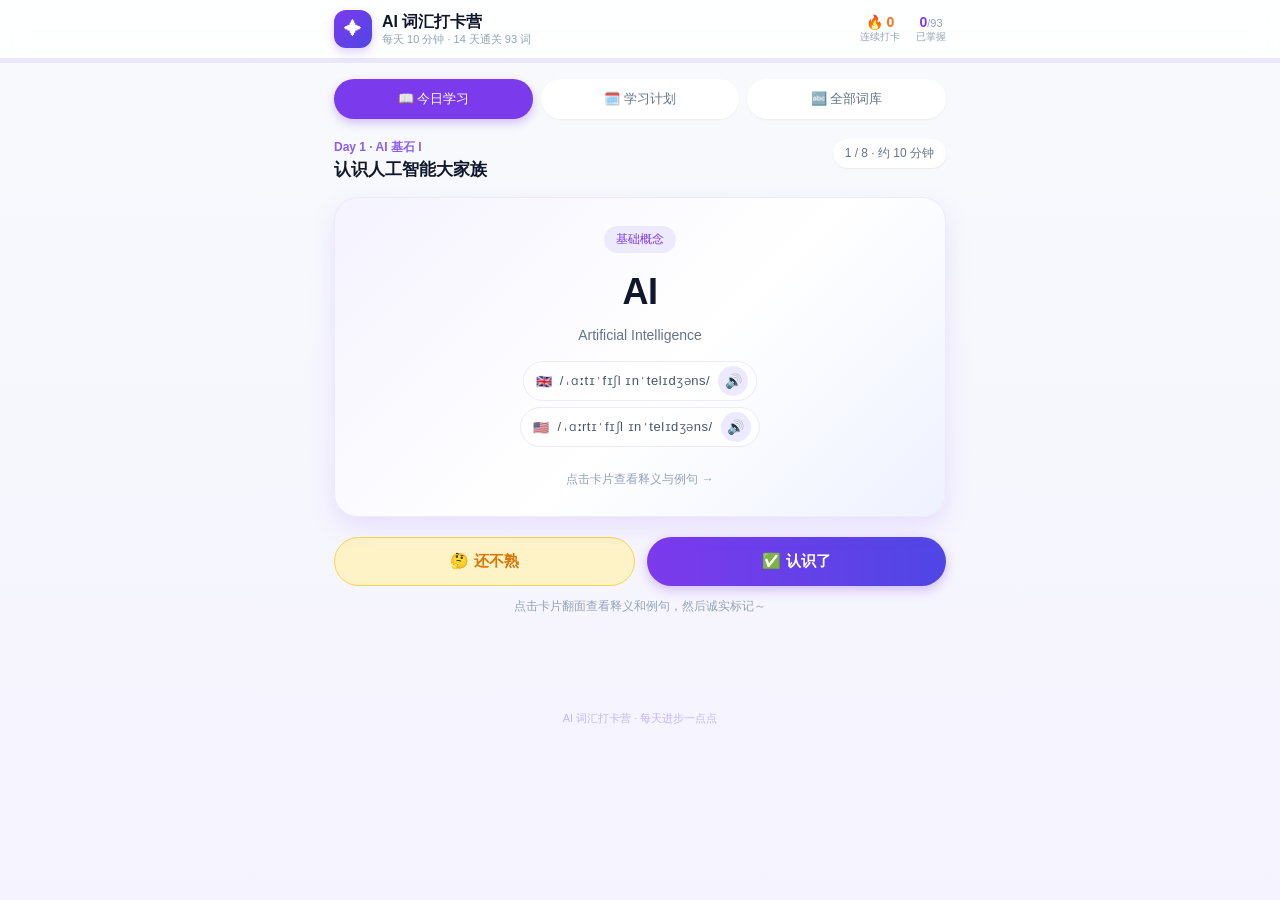
<file: vocab/index.html>
<!doctype html>
<html lang="zh-CN">
<head>
<meta charset="UTF-8" />
<meta name="viewport" content="width=device-width, initial-scale=1.0, viewport-fit=cover" />
<meta name="theme-color" content="#7c3aed" />
<meta name="description" content="AI 词汇打卡营：每天 10 分钟，14 天掌握 93 个 AI 生态核心英文词汇" />
<title>AI 词汇打卡营</title>
<style>
*{margin:0;padding:0;box-sizing:border-box;-webkit-tap-highlight-color:transparent}
html{font-size:16px}
body{font-family:-apple-system,BlinkMacSystemFont,"Segoe UI","PingFang SC","Hiragino Sans GB","Microsoft YaHei",sans-serif;background:linear-gradient(180deg,#f8fafc 0%,#f5f3ff 100%);background-attachment:fixed;color:#0f172a;min-height:100vh}
button{font-family:inherit;border:none;cursor:pointer;background:none}
.wrap{max-width:640px;margin:0 auto}
/* ── 顶部栏 ── */
header{position:sticky;top:0;z-index:10;background:rgba(255,255,255,.85);backdrop-filter:blur(12px);-webkit-backdrop-filter:blur(12px);border-bottom:1px solid rgba(221,214,254,.6)}
.hd{display:flex;align-items:center;justify-content:space-between;padding:10px 14px}
.hd-l{display:flex;align-items:center;gap:10px}
.logo{width:38px;height:38px;border-radius:12px;background:linear-gradient(135deg,#7c3aed,#4f46e5);color:#fff;font-size:18px;display:flex;align-items:center;justify-content:center;box-shadow:0 4px 10px rgba(124,58,237,.25)}
.hd h1{font-size:16px;font-weight:700;line-height:1.25}
.hd .sub{font-size:11px;color:#94a3b8}
.hd-r{display:flex;gap:16px;text-align:center}
.hd-r .num{font-size:14px;font-weight:700}
.hd-r .num.orange{color:#f97316}
.hd-r .num.violet{color:#7c3aed}
.hd-r .num .of{font-size:11px;color:#94a3b8;font-weight:400}
.hd-r .lbl{font-size:10px;color:#94a3b8}
.pbar{height:4px;background:rgba(221,214,254,.6)}
.pbar i{display:block;height:100%;background:linear-gradient(90deg,#8b5cf6,#6366f1);transition:width .5s;width:0}
/* ── 标签导航 ── */
nav.tabs{display:flex;gap:8px;padding:16px 14px 0}
nav.tabs button{flex:1;white-space:nowrap;border-radius:999px;padding:11px 4px;font-size:13px;font-weight:500;color:#64748b;background:#fff;transition:all .15s;box-shadow:0 1px 2px rgba(15,23,42,.05)}
nav.tabs button.on{background:#7c3aed;color:#fff;box-shadow:0 4px 10px rgba(124,58,237,.3)}
/* ── 主体 ── */
main{padding:20px 14px calc(96px + env(safe-area-inset-bottom))}
.card{background:#fff;border:1px solid #ede9fe;border-radius:24px;box-shadow:0 1px 3px rgba(15,23,42,.06)}
.center{text-align:center;padding:40px 24px}
.big-emoji{font-size:48px}
h2.done-t{font-size:22px;font-weight:700;margin-top:16px}
.dim{color:#64748b;font-size:14px;margin-top:8px;line-height:1.7}
.btn-primary{display:inline-block;margin-top:24px;border-radius:999px;background:#7c3aed;color:#fff;font-size:14px;font-weight:500;padding:11px 26px;box-shadow:0 4px 10px rgba(124,58,237,.3)}
/* ── 学习页 ── */
.learn-hd{display:flex;align-items:flex-start;justify-content:space-between;margin-bottom:16px;gap:8px}
.learn-hd .day-k{font-size:12px;font-weight:600;color:#8b5cf6}
.learn-hd .day-f{font-size:17px;font-weight:700;margin-top:2px}
.pill-cnt{flex-shrink:0;background:#fff;border-radius:999px;padding:6px 12px;font-size:12px;color:#64748b;box-shadow:0 1px 2px rgba(15,23,42,.06)}
.flash{position:relative;height:24rem;perspective:1200px;cursor:pointer;user-select:none;-webkit-user-select:none}
.flash-inner{position:relative;width:100%;height:100%;transition:transform .5s;transform-style:preserve-3d}
.flash.flip .flash-inner{transform:rotateY(180deg)}
.face{position:absolute;inset:0;display:flex;flex-direction:column;align-items:center;justify-content:center;border-radius:24px;padding:28px;backface-visibility:hidden;-webkit-backface-visibility:hidden;box-shadow:0 10px 25px rgba(139,92,246,.15)}
.face.front{background:linear-gradient(135deg,#f5f3ff,#ffffff 55%,#eef2ff);border:1px solid #ede9fe}
.face.back{background:linear-gradient(135deg,#4f46e5,#7c3aed 55%,#9333ea);color:#fff;transform:rotateY(180deg);border:1px solid #c7d2fe}
.cat-pill{background:#ede9fe;color:#7c3aed;font-size:12px;font-weight:500;border-radius:999px;padding:5px 12px;margin-bottom:16px}
.term{font-size:30px;font-weight:800;letter-spacing:-.5px;text-align:center;line-height:1.3}
.full{margin-top:12px;font-size:14px;color:#64748b;text-align:center}
.flip-hint{margin-top:24px;font-size:12px;color:#94a3b8}
/* ── 发音 ── */
.pron{margin-top:18px;display:flex;flex-direction:column;gap:6px;align-items:center}
.pron-row{display:flex;align-items:center;gap:8px;background:rgba(255,255,255,.75);border:1px solid #ede9fe;border-radius:999px;padding:4px 8px 4px 12px}
.pron-row .flag{font-size:13px}
.pron-row .ipa{font-size:13px;color:#475569;letter-spacing:.5px}
.spk{flex-shrink:0;border-radius:999px;width:30px;height:30px;display:flex;align-items:center;justify-content:center;font-size:14px;background:#ede9fe;transition:background .15s}
.spk:active{background:#c4b5fd}
.spk.mini{width:26px;height:26px;font-size:12px;background:#f5f3ff}
.back .cn{font-size:20px;font-weight:600;text-align:center;line-height:1.5}
.ex-box{margin-top:22px;width:100%;background:rgba(255,255,255,.12);border-radius:16px;padding:16px}
.ex-box .ex{font-size:14px;line-height:1.65;color:#eef2ff}
.ex-box .ex-cn{font-size:12px;line-height:1.6;color:#c7d2fe;margin-top:8px}
.back .flip-hint{color:#c7d2fe}
.mark-row{display:flex;gap:12px;margin-top:20px}
.mark-row button{flex:1;border-radius:999px;padding:14px;font-size:15px;font-weight:600;transition:opacity .15s}
.mark-row button:active{opacity:.8}
.btn-weak{background:#fef3c7;border:1px solid #fcd34d;color:#d97706}
.btn-known{background:linear-gradient(90deg,#7c3aed,#4f46e5);color:#fff;box-shadow:0 4px 12px rgba(124,58,237,.3)}
.tip{margin-top:12px;text-align:center;font-size:12px;color:#94a3b8}
/* 完成面板 */
.stat-row{display:flex;justify-content:center;gap:40px;margin-top:20px}
.stat-row .v{font-size:26px;font-weight:800}
.stat-row .v.violet{color:#7c3aed}
.stat-row .v.amber{color:#f59e0b}
.stat-row .k{font-size:12px;color:#94a3b8;margin-top:2px}
.btn-checkin{width:100%;margin-top:24px;border-radius:16px;background:linear-gradient(90deg,#f97316,#f59e0b);color:#fff;font-size:16px;font-weight:700;padding:16px;box-shadow:0 8px 20px rgba(249,115,22,.3)}
.btn-checkin:active{opacity:.9}
.checked{margin-top:24px;border-radius:16px;background:#ecfdf5;color:#059669;font-size:14px;font-weight:600;padding:14px}
.again{margin-top:14px;font-size:13px;color:#94a3b8;text-decoration:underline}
/* ── 计划页 ── */
.note{background:#fff;border:1px solid #ede9fe;border-radius:16px;padding:14px 16px;font-size:13px;color:#64748b;line-height:1.7;margin-bottom:16px;box-shadow:0 1px 2px rgba(15,23,42,.04)}
.note b{color:#1e293b}
.day-grid{display:grid;gap:12px}
.day-card{display:flex;align-items:center;gap:14px;background:#fff;border:1px solid #f1f5f9;border-radius:16px;padding:16px;text-align:left;width:100%;transition:all .15s}
.day-card:active{transform:scale(.985)}
.day-card .badge{flex-shrink:0;width:44px;height:44px;border-radius:12px;display:flex;align-items:center;justify-content:center;font-size:14px;font-weight:700;background:#f1f5f9;color:#94a3b8}
.day-card.done{background:rgba(236,253,245,.6);border-color:#a7f3d0}
.day-card.done .badge{background:#10b981;color:#fff}
.day-card.active{border-color:#c4b5fd;box-shadow:0 4px 12px rgba(139,92,246,.15)}
.day-card.active .badge{background:linear-gradient(135deg,#7c3aed,#4f46e5);color:#fff}
.day-card .tt{font-size:14px;font-weight:700;overflow:hidden;text-overflow:ellipsis;white-space:nowrap}
.day-card .mm{font-size:12px;color:#94a3b8;margin-top:3px}
.day-card .tag-done{color:#059669;margin-left:8px}
.day-card .tag-now{color:#7c3aed;margin-left:8px}
/* ── 词库页 ── */
.search{width:100%;border:1px solid #ede9fe;border-radius:16px;background:#fff;padding:14px 16px;font-size:14px;outline:none;box-shadow:0 1px 2px rgba(15,23,42,.04)}
.search:focus{border-color:#a78bfa}
.cats{display:flex;flex-wrap:wrap;gap:8px;margin-top:12px}
.cats button{border-radius:999px;padding:7px 13px;font-size:12px;font-weight:500;background:#fff;color:#64748b;box-shadow:0 1px 2px rgba(15,23,42,.05)}
.cats button.on{background:#7c3aed;color:#fff}
.lib-cnt{font-size:12px;color:#94a3b8;margin-top:12px}
.word-list{margin-top:12px;display:flex;flex-direction:column;gap:12px}
.wcard{background:#fff;border:1px solid #f1f5f9;border-radius:16px;padding:16px;box-shadow:0 1px 2px rgba(15,23,42,.04)}
.wcard .top{display:flex;align-items:flex-start;justify-content:space-between;gap:12px}
.wcard .t{font-weight:700;font-size:15px}
.wcard .f{font-size:11px;color:#94a3b8;font-weight:400;margin-left:8px}
.wcard .c{color:#7c3aed;font-size:14px;margin-top:3px}
.wcard .tags{flex-shrink:0;display:flex;gap:6px}
.tag{border-radius:999px;font-size:10px;padding:3px 8px}
.tag.known{background:#ecfdf5;color:#059669}
.tag.day{background:#f8fafc;color:#94a3b8}
.wcard .exb{margin-top:10px;background:#f8fafc;border-radius:12px;padding:12px}
.wcard .exb .e1{font-size:12px;line-height:1.7;color:#475569}
.wcard .exb .e2{font-size:12px;line-height:1.7;color:#94a3b8;margin-top:4px}
footer{text-align:center;font-size:11px;color:#c4b5fd;padding:0 0 24px}
@media (min-width:640px){
  .flash{height:20rem}
  .day-grid{grid-template-columns:1fr 1fr}
  .term{font-size:36px}
}
</style>
</head>
<body>
<header>
  <div class="wrap hd">
    <div class="hd-l">
      <span class="logo">✦</span>
      <div>
        <h1>AI 词汇打卡营</h1>
        <p class="sub">每天 10 分钟 · 14 天通关 93 词</p>
      </div>
    </div>
    <div class="hd-r">
      <div><p class="num orange">🔥 <span id="streakNum">0</span></p><p class="lbl">连续打卡</p></div>
      <div><p class="num violet"><span id="knownNum">0</span><span class="of">/93</span></p><p class="lbl">已掌握</p></div>
    </div>
  </div>
  <div class="pbar"><i id="pbarFill"></i></div>
</header>

<nav class="tabs wrap">
  <button data-tab="learn" class="on" onclick="setTab('learn')">📖 今日学习</button>
  <button data-tab="plan" onclick="setTab('plan')">🗓️ 学习计划</button>
  <button data-tab="library" onclick="setTab('library')">🔤 全部词库</button>
</nav>

<main class="wrap" id="main"></main>
<footer>AI 词汇打卡营 · 每天进步一点点</footer>

<script>
var PLAN = [
  { day: 1, title: 'AI 基石 I', focus: '认识人工智能大家族', minutes: 10 },
  { day: 2, title: 'AI 基石 II', focus: '大模型时代的核心名词', minutes: 10 },
  { day: 3, title: '模型架构 I', focus: '打开 Transformer 黑盒', minutes: 10 },
  { day: 4, title: '模型架构 II', focus: '生成、扩展与训练素材', minutes: 10 },
  { day: 5, title: '训练 I', focus: '模型是怎么炼成的', minutes: 10 },
  { day: 6, title: '训练 II', focus: '高效微调与模型压缩', minutes: 10 },
  { day: 7, title: '推理 I', focus: '提示词的艺术', minutes: 10 },
  { day: 8, title: '推理 II', focus: '性能、部署与算力', minutes: 10 },
  { day: 9, title: 'Agent I', focus: '智能体崛起', minutes: 10 },
  { day: 10, title: 'Agent II', focus: '知识、工具与协议', minutes: 10 },
  { day: 11, title: 'Agent III', focus: '推理范式与安全', minutes: 10 },
  { day: 12, title: 'Agent IV', focus: '生成式应用范式', minutes: 10 },
  { day: 13, title: '工具图谱', focus: '主流 AI 产品速览', minutes: 10 },
  { day: 14, title: '商业术语', focus: '看懂 AI 行业与商业模式', minutes: 10 },
];
var VOCAB = [
  // ── Day 1 · AI 基石 I ─────────────────────────────
  { id: 'ai', term: 'AI', full: 'Artificial Intelligence', cn: '人工智能', example: 'AI is reshaping how teams write code, design products, and serve customers.', exampleCn: '人工智能正在重塑团队写代码、设计产品和服务客户的方式。', category: '基础概念', day: 1 },
  { id: 'ml', term: 'ML', full: 'Machine Learning', cn: '机器学习', example: 'Machine learning lets systems improve from data instead of following fixed rules.', exampleCn: '机器学习让系统从数据中自我改进，而不是遵循写死的规则。', category: '基础概念', day: 1 },
  { id: 'dl', term: 'Deep Learning', cn: '深度学习', example: 'Deep learning uses multi-layer neural networks to recognize images and speech.', exampleCn: '深度学习使用多层神经网络来识别图像和语音。', category: '基础概念', day: 1 },
  { id: 'nn', term: 'Neural Network', cn: '神经网络', example: 'A neural network is loosely inspired by how neurons connect in the human brain.', exampleCn: '神经网络的设计灵感大致来自人脑神经元之间的连接方式。', category: '基础概念', day: 1 },
  { id: 'nlp', term: 'NLP', full: 'Natural Language Processing', cn: '自然语言处理', example: 'NLP powers translation apps, chatbots, and search engines.', exampleCn: '自然语言处理驱动着翻译应用、聊天机器人和搜索引擎。', category: '基础概念', day: 1 },
  { id: 'cv', term: 'CV', full: 'Computer Vision', cn: '计算机视觉', example: 'Computer vision helps self-driving cars read traffic signs and detect pedestrians.', exampleCn: '计算机视觉帮助自动驾驶汽车识别交通标志并检测行人。', category: '基础概念', day: 1 },
  { id: 'genai', term: 'Generative AI', full: 'GenAI', cn: '生成式人工智能', example: 'Generative AI can create text, images, music, and video from simple prompts.', exampleCn: '生成式 AI 可以根据简单的提示词创作文本、图像、音乐和视频。', category: '基础概念', day: 1 },
  { id: 'agi', term: 'AGI', full: 'Artificial General Intelligence', cn: '通用人工智能', example: 'AGI refers to AI that matches human ability across almost any task.', exampleCn: '通用人工智能指的是在几乎所有任务上都能达到人类水平的 AI。', category: '基础概念', day: 1 },

  // ── Day 2 · AI 基石 II ────────────────────────────
  { id: 'foundation-model', term: 'Foundation Model', cn: '基础模型 / 基座模型', example: 'A foundation model is pre-trained on broad data and then adapted to many tasks.', exampleCn: '基础模型在海量通用数据上预训练，再适配到各种下游任务。', category: '基础概念', day: 2 },
  { id: 'llm', term: 'LLM', full: 'Large Language Model', cn: '大语言模型', example: 'An LLM like GPT or Claude predicts the next token to generate fluent text.', exampleCn: '像 GPT 或 Claude 这样的大语言模型通过预测下一个词元来生成流畅文本。', category: '基础概念', day: 2 },
  { id: 'multimodal', term: 'Multimodal', cn: '多模态', example: 'A multimodal model can understand a photo, describe it, and answer questions about it.', exampleCn: '多模态模型能看懂照片、描述它并回答相关问题。', category: '基础概念', day: 2 },
  { id: 'reasoning-model', term: 'Reasoning Model', cn: '推理模型', example: 'A reasoning model thinks step by step before giving its final answer.', exampleCn: '推理模型会先一步步思考，再给出最终答案。', category: '基础概念', day: 2 },
  { id: 'hallucination', term: 'Hallucination', cn: '幻觉（模型编造不实信息）', example: 'Always double-check facts, because even the best models can hallucinate.', exampleCn: '一定要核实事实，因为即使最好的模型也可能产生幻觉。', category: '基础概念', day: 2 },
  { id: 'alignment', term: 'Alignment', cn: '对齐', example: 'Alignment research aims to make AI systems follow human values and intent.', exampleCn: '对齐研究旨在让 AI 系统遵循人类的价值观和意图。', category: '基础概念', day: 2 },

  // ── Day 3 · 模型架构 I ────────────────────────────
  { id: 'transformer', term: 'Transformer', cn: '现代大模型的核心架构', example: 'The Transformer architecture, introduced in 2017, powers nearly all modern LLMs.', exampleCn: '2017 年提出的 Transformer 架构驱动着几乎所有现代大模型。', category: '模型架构', day: 3 },
  { id: 'attention', term: 'Attention', full: 'Self-Attention', cn: '注意力机制', example: 'Attention lets the model focus on the most relevant words in a sentence.', exampleCn: '注意力机制让模型聚焦句子中最相关的词。', category: '模型架构', day: 3 },
  { id: 'token', term: 'Token', cn: '词元（模型处理文本的最小单位）', example: 'APIs bill by the token, so long documents cost more to process.', exampleCn: 'API 按词元计费，所以处理长文档的费用更高。', category: '模型架构', day: 3 },
  { id: 'parameter', term: 'Parameter', cn: '参数（如 7B = 70 亿参数）', example: 'A 7B model has seven billion parameters learned during training.', exampleCn: '一个 7B 模型拥有训练中学到的 70 亿个参数。', category: '模型架构', day: 3 },
  { id: 'embedding', term: 'Embedding', cn: '嵌入 / 向量化', example: 'Embeddings turn words into vectors so similar meanings sit close together.', exampleCn: '嵌入把词变成向量，让含义相近的词在向量空间中彼此靠近。', category: '模型架构', day: 3 },
  { id: 'context-window', term: 'Context Window', cn: '上下文窗口', example: 'A larger context window lets the model read entire books in one pass.', exampleCn: '更大的上下文窗口让模型一次就能读完整本书。', category: '模型架构', day: 3 },

  // ── Day 4 · 模型架构 II ───────────────────────────
  { id: 'moe', term: 'MoE', full: 'Mixture of Experts', cn: '混合专家架构', example: 'MoE activates only a few experts per token, cutting compute costs.', exampleCn: '混合专家架构每个词元只激活少数几个“专家”，从而降低算力成本。', category: '模型架构', day: 4 },
  { id: 'diffusion', term: 'Diffusion Model', cn: '扩散模型', example: 'Diffusion models generate images by gradually removing noise.', exampleCn: '扩散模型通过逐步去除噪声来生成图像。', category: '模型架构', day: 4 },
  { id: 'encoder-decoder', term: 'Encoder / Decoder', cn: '编码器 / 解码器', example: 'The encoder reads the input, and the decoder writes the output.', exampleCn: '编码器负责读懂输入，解码器负责生成输出。', category: '模型架构', day: 4 },
  { id: 'checkpoint', term: 'Checkpoint', cn: '模型检查点 / 权重文件', example: 'You can download open checkpoints and fine-tune them on your own data.', exampleCn: '你可以下载开源的模型权重，并在自己的数据上微调。', category: '模型架构', day: 4 },
  { id: 'scaling-law', term: 'Scaling Law', cn: '缩放定律', example: 'Scaling laws predict how performance improves with more data and compute.', exampleCn: '缩放定律预测模型性能如何随数据和算力的增加而提升。', category: '模型架构', day: 4 },
  { id: 'corpus', term: 'Corpus', cn: '语料库', example: 'The training corpus mixes books, websites, and code repositories.', exampleCn: '训练语料库混合了书籍、网站和代码仓库。', category: '模型架构', day: 4 },

  // ── Day 5 · 训练 I ────────────────────────────────
  { id: 'pretraining', term: 'Pre-training', cn: '预训练', example: 'Pre-training on trillions of tokens gives the model its general knowledge.', exampleCn: '在数万亿词元上预训练，让模型获得通用知识。', category: '训练优化', day: 5 },
  { id: 'finetuning', term: 'Fine-tuning', cn: '微调', example: 'Fine-tuning adapts a general model to legal or medical language.', exampleCn: '微调可以让通用模型适应法律或医学领域的语言。', category: '训练优化', day: 5 },
  { id: 'sft', term: 'SFT', full: 'Supervised Fine-Tuning', cn: '监督微调', example: 'SFT teaches the model to follow instructions using curated examples.', exampleCn: '监督微调用精心准备的示例教模型遵循指令。', category: '训练优化', day: 5 },
  { id: 'rlhf', term: 'RLHF', full: 'Reinforcement Learning from Human Feedback', cn: '基于人类反馈的强化学习', example: 'RLHF uses human preferences to make answers more helpful and safe.', exampleCn: 'RLHF 利用人类偏好让回答更有帮助、更安全。', category: '训练优化', day: 5 },

  // ── Day 6 · 训练 II ───────────────────────────────
  { id: 'rlvr', term: 'RLVR', full: 'Reinforcement Learning with Verifiable Rewards', cn: '基于可验证奖励的强化学习', example: 'RLVR rewards the model when its math or code output is verifiably correct.', exampleCn: 'RLVR 在模型的数学或代码输出被验证为正确时给予奖励。', category: '训练优化', day: 6 },
  { id: 'lora', term: 'LoRA', full: 'Low-Rank Adaptation', cn: '低秩适配（轻量微调）', example: 'With LoRA, you can fine-tune a huge model on a single GPU.', exampleCn: '使用 LoRA，你可以在一张显卡上微调超大模型。', category: '训练优化', day: 6 },
  { id: 'peft', term: 'PEFT', full: 'Parameter-Efficient Fine-Tuning', cn: '参数高效微调', example: 'PEFT methods update only a small fraction of weights to save memory.', exampleCn: '参数高效微调只更新一小部分权重，从而节省显存。', category: '训练优化', day: 6 },
  { id: 'distillation', term: 'Distillation', cn: '蒸馏（大模型教小模型）', example: 'Distillation trains a small student model to mimic a large teacher.', exampleCn: '蒸馏是让小的“学生模型”模仿大的“教师模型”。', category: '训练优化', day: 6 },
  { id: 'quantization', term: 'Quantization', cn: '量化（压缩模型精度）', example: 'Quantization compresses weights from 16-bit to 4-bit for cheaper inference.', exampleCn: '量化把权重从 16 位压缩到 4 位，让推理更便宜。', category: '训练优化', day: 6 },

  // ── Day 7 · 推理 I ────────────────────────────────
  { id: 'inference', term: 'Inference', cn: '推理（模型生成答案的过程）', example: 'Inference is when the trained model generates an answer to your prompt.', exampleCn: '推理是训练好的模型根据提示词生成答案的过程。', category: '推理部署', day: 7 },
  { id: 'prompt', term: 'Prompt', cn: '提示词', example: 'A clear prompt with examples usually beats a vague one-line request.', exampleCn: '带示例的清晰提示词，通常胜过含糊的一句话请求。', category: '推理部署', day: 7 },
  { id: 'prompt-engineering', term: 'Prompt Engineering', cn: '提示词工程', example: 'Prompt engineering is the craft of designing inputs that get reliable outputs.', exampleCn: '提示词工程是设计输入以获得稳定可靠输出的技艺。', category: '推理部署', day: 7 },
  { id: 'system-prompt', term: 'System Prompt', cn: '系统提示词', example: "The system prompt sets the assistant's role, tone, and boundaries.", exampleCn: '系统提示词设定助手的角色、语气和边界。', category: '推理部署', day: 7 },
  { id: 'temperature', term: 'Temperature', cn: '温度（控制输出随机性）', example: 'Lower the temperature for factual tasks; raise it for brainstorming.', exampleCn: '做事实性任务时调低温度，头脑风暴时调高温度。', category: '推理部署', day: 7 },
  { id: 'top-p', term: 'Top-p', full: 'Nucleus Sampling', cn: '核采样参数', example: 'Top-p sampling only considers the most likely tokens that sum to probability p.', exampleCn: 'Top-p 采样只在累计概率达到 p 的最可能词元中做选择。', category: '推理部署', day: 7 },

  // ── Day 8 · 推理 II ───────────────────────────────
  { id: 'latency', term: 'Latency', cn: '延迟', example: 'Streaming replies reduces perceived latency in chat apps.', exampleCn: '流式输出降低了聊天应用中感知到的延迟。', category: '推理部署', day: 8 },
  { id: 'throughput', term: 'Throughput', cn: '吞吐量', example: 'Batching requests boosts throughput when serving many users.', exampleCn: '批量处理请求可以在服务大量用户时提升吞吐量。', category: '推理部署', day: 8 },
  { id: 'kv-cache', term: 'KV Cache', cn: '键值缓存（加速推理）', example: 'The KV cache stores prior attention states so generation stays fast.', exampleCn: 'KV 缓存保存之前的注意力状态，让生成保持高速。', category: '推理部署', day: 8 },
  { id: 'api', term: 'API', full: 'Application Programming Interface', cn: '应用程序接口', example: "Developers call the model's API and pay per million tokens.", exampleCn: '开发者调用模型的 API，按每百万词元付费。', category: '推理部署', day: 8 },
  { id: 'on-premise', term: 'On-premise', full: 'Self-hosted', cn: '本地部署 / 私有化部署', example: 'Banks often require on-premise deployment for data compliance.', exampleCn: '银行通常出于数据合规要求选择私有化部署。', category: '推理部署', day: 8 },
  { id: 'edge-ai', term: 'Edge AI', full: 'On-device AI', cn: '端侧 AI', example: 'Edge AI runs models directly on your phone without the cloud.', exampleCn: '端侧 AI 直接在手机上运行模型，无需依赖云端。', category: '推理部署', day: 8 },
  { id: 'gpu', term: 'GPU / TPU / NPU', cn: '各类 AI 算力芯片', example: 'Training frontier models takes tens of thousands of GPUs.', exampleCn: '训练前沿模型需要数以万计的 GPU。', category: '推理部署', day: 8 },
  { id: 'cuda', term: 'CUDA', cn: '英伟达 GPU 计算平台', example: 'CUDA is the NVIDIA platform that most AI frameworks build on.', exampleCn: 'CUDA 是英伟达的计算平台，绝大多数 AI 框架都建立在它之上。', category: '推理部署', day: 8 },

  // ── Day 9 · Agent I ───────────────────────────────
  { id: 'ai-agent', term: 'AI Agent', cn: 'AI 智能体', example: 'An AI agent can plan a trip, book flights, and email you the itinerary.', exampleCn: 'AI 智能体能规划行程、订机票，并把行程单发到你的邮箱。', category: 'Agent 范式', day: 9 },
  { id: 'agentic-ai', term: 'Agentic AI', cn: '智能体化 AI', example: 'Agentic AI systems act autonomously toward goals instead of just chatting.', exampleCn: '智能体化 AI 系统朝着目标自主行动，而不只是聊天。', category: 'Agent 范式', day: 9 },
  { id: 'multi-agent', term: 'Multi-Agent System', cn: '多智能体系统', example: 'In a multi-agent system, a planner agent delegates work to specialist agents.', exampleCn: '在多智能体系统中，规划智能体把任务分派给各个专家智能体。', category: 'Agent 范式', day: 9 },
  { id: 'orchestration', term: 'Orchestration', cn: '编排（协调多个 Agent / 步骤）', example: 'Orchestration coordinates each step so agents run in the right order.', exampleCn: '编排负责协调每个步骤，让智能体按正确顺序运行。', category: 'Agent 范式', day: 9 },
  { id: 'workflow-automation', term: 'Workflow Automation', cn: '工作流自动化', example: 'Workflow automation connects apps so repetitive tasks run themselves.', exampleCn: '工作流自动化把应用串联起来，让重复性任务自动完成。', category: 'Agent 范式', day: 9 },

  // ── Day 10 · Agent II ─────────────────────────────
  { id: 'rag', term: 'RAG', full: 'Retrieval-Augmented Generation', cn: '检索增强生成', example: 'RAG retrieves company documents so the model answers with facts, not guesses.', exampleCn: 'RAG 检索企业文档，让模型基于事实作答而不是凭空猜测。', category: 'Agent 范式', day: 10 },
  { id: 'vector-db', term: 'Vector Database', cn: '向量数据库', example: 'A vector database finds semantically similar text in milliseconds.', exampleCn: '向量数据库能在毫秒级找到语义相近的文本。', category: 'Agent 范式', day: 10 },
  { id: 'function-calling', term: 'Function Calling', full: 'Tool Calling', cn: '函数调用 / 工具调用', example: 'With function calling, the model can check the weather via a real API.', exampleCn: '借助函数调用，模型可以通过真实 API 查询天气。', category: 'Agent 范式', day: 10 },
  { id: 'mcp', term: 'MCP', full: 'Model Context Protocol', cn: '模型上下文协议', example: 'MCP standardizes how agents connect to tools and data sources.', exampleCn: 'MCP 标准化了智能体连接工具和数据源的方式。', category: 'Agent 范式', day: 10 },
  { id: 'a2a', term: 'A2A', full: 'Agent-to-Agent Protocol', cn: '智能体间通信协议', example: "A2A lets one company's agent hand tasks to another company's agent.", exampleCn: 'A2A 协议让一家公司的智能体可以把任务交给另一家公司的智能体。', category: 'Agent 范式', day: 10 },

  // ── Day 11 · Agent III ────────────────────────────
  { id: 'cot', term: 'CoT', full: 'Chain-of-Thought', cn: '思维链', example: 'Asking for chain-of-thought helps the model solve math step by step.', exampleCn: '要求模型展示思维链，有助于它一步步解出数学题。', category: 'Agent 范式', day: 11 },
  { id: 'react', term: 'ReAct', full: 'Reason + Act', cn: '推理-行动循环', example: 'ReAct interleaves reasoning with actions like search and code execution.', exampleCn: 'ReAct 把推理与搜索、执行代码等行动交替结合。', category: 'Agent 范式', day: 11 },
  { id: 'plan-execute', term: 'Plan-and-Execute', cn: '规划-执行模式', example: 'Plan-and-execute splits a big goal into steps before acting.', exampleCn: '规划-执行模式先把大目标拆解成步骤，再逐步行动。', category: 'Agent 范式', day: 11 },
  { id: 'memory', term: 'Memory', cn: '记忆系统（短期 / 长期 / 向量记忆）', example: 'With memory, an assistant remembers your preferences across sessions.', exampleCn: '有了记忆系统，助手能跨会话记住你的偏好。', category: 'Agent 范式', day: 11 },
  { id: 'hitl', term: 'Human-in-the-loop', full: 'HITL', cn: '人类在环（关键节点人工确认）', example: 'High-risk actions go through a human-in-the-loop approval step.', exampleCn: '高风险操作会经过“人类在环”的审批环节。', category: 'Agent 范式', day: 11 },
  { id: 'guardrails', term: 'Guardrails', cn: '护栏（安全约束）', example: 'Guardrails block the model from leaking private data or giving harmful advice.', exampleCn: '护栏阻止模型泄露隐私数据或给出有害建议。', category: 'Agent 范式', day: 11 },
  { id: 'evals', term: 'Evals', full: 'Evaluations', cn: '评估体系', example: 'Teams run evals to measure accuracy before shipping a new model.', exampleCn: '团队在上线新模型前会运行评估来衡量准确率。', category: 'Agent 范式', day: 11 },

  // ── Day 12 · Agent IV ─────────────────────────────
  { id: 'deep-research', term: 'Deep Research', cn: '深度研究（自动检索 + 分析）', example: 'Deep Research browses dozens of sources and compiles a cited report.', exampleCn: '深度研究功能会浏览数十个来源，并整理出带引用的报告。', category: 'Agent 范式', day: 12 },
  { id: 'computer-use', term: 'Computer Use', cn: '让 AI 直接操作电脑桌面', example: 'Computer use lets the agent click, type, and navigate real software.', exampleCn: '电脑操作能力让智能体能点击、输入、操作真实软件。', category: 'Agent 范式', day: 12 },
  { id: 'copilot', term: 'Copilot', cn: 'AI 副驾驶（嵌入式助手统称）', example: 'A copilot sits inside your IDE and suggests code as you type.', exampleCn: 'AI 副驾驶嵌在 IDE 里，你边打字它边给出代码建议。', category: 'Agent 范式', day: 12 },
  { id: 'text-to-image', term: 'Text-to-Image', full: 'Text-to-Video', cn: '文生图 / 文生视频', example: 'Text-to-image models turn a single sentence into a finished illustration.', exampleCn: '文生图模型能把一句话变成一幅完整的插画。', category: 'Agent 范式', day: 12 },
  { id: 'tts', term: 'TTS', full: 'Text-to-Speech', cn: '文字转语音', example: 'Modern TTS voices are nearly indistinguishable from human speakers.', exampleCn: '现代 TTS 的声音几乎与真人难以区分。', category: 'Agent 范式', day: 12 },

  // ── Day 13 · 工具图谱 ─────────────────────────────
  { id: 'chatgpt', term: 'ChatGPT', cn: 'OpenAI 的通用 AI 助手', example: 'ChatGPT is the most widely used AI assistant for writing, coding, and research.', exampleCn: 'ChatGPT 是使用最广的 AI 助手，覆盖写作、编程和研究。', category: '主流工具', day: 13 },
  { id: 'claude', term: 'Claude', cn: 'Anthropic 的 AI 助手', example: 'Claude is known for careful reasoning and long-document analysis.', exampleCn: 'Claude 以严谨的推理和长文档分析能力著称。', category: '主流工具', day: 13 },
  { id: 'gemini', term: 'Gemini', cn: 'Google 的多模态 AI 助手', example: 'Gemini integrates deeply with Google’s ecosystem, from Gmail to Docs.', exampleCn: 'Gemini 与谷歌生态深度集成，从 Gmail 到 Docs 无处不在。', category: '主流工具', day: 13 },
  { id: 'perplexity', term: 'Perplexity', cn: 'AI 搜索引擎', example: 'Perplexity answers questions with real-time web sources and citations.', exampleCn: 'Perplexity 基于实时网页来源回答问题并附上引用。', category: '主流工具', day: 13 },
  { id: 'cursor', term: 'Cursor', cn: 'AI 编程编辑器', example: 'Cursor lets developers chat with their codebase and apply edits inline.', exampleCn: 'Cursor 让开发者与自己的代码库对话，并直接应用修改。', category: '主流工具', day: 13 },
  { id: 'github-copilot', term: 'GitHub Copilot', cn: 'GitHub 的 AI 编程助手', example: 'GitHub Copilot autocompletes code inside VS Code and other IDEs.', exampleCn: 'GitHub Copilot 在 VS Code 等 IDE 中自动补全代码。', category: '主流工具', day: 13 },
  { id: 'midjourney', term: 'Midjourney', cn: '艺术级文生图工具', example: 'Designers use Midjourney to produce striking concept art from prompts.', exampleCn: '设计师用 Midjourney 根据提示词生成令人惊艳的概念图。', category: '主流工具', day: 13 },
  { id: 'sora', term: 'Sora', cn: 'OpenAI 的文生视频模型', example: 'Sora generates cinematic video clips from a text description.', exampleCn: 'Sora 能根据一段文字描述生成电影质感的视频片段。', category: '主流工具', day: 13 },
  { id: 'elevenlabs', term: 'ElevenLabs', cn: 'AI 配音与声音克隆平台', example: 'ElevenLabs clones voices and dubs videos into dozens of languages.', exampleCn: 'ElevenLabs 可以克隆声音，并把视频配音成几十种语言。', category: '主流工具', day: 13 },
  { id: 'huggingface', term: 'Hugging Face', cn: '开源模型社区', example: 'Hugging Face hosts millions of open models and datasets.', exampleCn: 'Hugging Face 托管着数以百万计的开源模型和数据集。', category: '主流工具', day: 13 },
  { id: 'langchain', term: 'LangChain', cn: 'Agent 应用开发框架', example: 'LangChain helps developers chain models, tools, and data into apps.', exampleCn: 'LangChain 帮助开发者把模型、工具和数据串联成应用。', category: '主流工具', day: 13 },
  { id: 'ollama', term: 'Ollama', cn: '本地运行开源模型的工具', example: 'With Ollama you can run open LLMs on your own laptop offline.', exampleCn: '使用 Ollama，你可以在笔记本上离线运行开源大模型。', category: '主流工具', day: 13 },

  // ── Day 14 · 商业术语 ─────────────────────────────
  { id: 'open-source-model', term: 'Open-source Model', cn: '开源模型', example: 'Open-source models let companies self-host and fine-tune freely.', exampleCn: '开源模型让企业可以自由地私有化部署和微调。', category: '商业术语', day: 14 },
  { id: 'ai-wrapper', term: 'AI Wrapper', cn: 'AI 套壳应用', example: 'Critics call simple products built on an API an AI wrapper.', exampleCn: '批评者把简单建立在 API 之上的产品称为“AI 套壳”。', category: '商业术语', day: 14 },
  { id: 'vendor-lockin', term: 'Vendor Lock-in', cn: '供应商锁定', example: 'Designing around outcomes, not tools, reduces vendor lock-in.', exampleCn: '围绕结果而非具体工具来设计，可以降低供应商锁定的风险。', category: '商业术语', day: 14 },
  { id: 'ai-stack', term: 'AI Stack', cn: 'AI 工具组合栈', example: "A creator's AI stack might combine research, drafting, and design tools.", exampleCn: '创作者的 AI 工具栈可能组合了检索、写作和设计工具。', category: '商业术语', day: 14 },
  { id: 'token-billing', term: 'Token Billing', full: 'Pay-as-you-go', cn: '按词元计费 / 按量付费', example: 'Token billing means long contexts directly increase your API costs.', exampleCn: '按词元计费意味着长上下文会直接推高你的 API 成本。', category: '商业术语', day: 14 },
  { id: 'freemium', term: 'Freemium', cn: '免费 + 增值模式', example: 'Most AI tools use a freemium model with generous free tiers.', exampleCn: '大多数 AI 工具采用免费增值模式，免费额度相当慷慨。', category: '商业术语', day: 14 },
  { id: 'coding-plan', term: 'Coding Plan', cn: 'AI 编程订阅套餐', example: 'A coding plan gives heavy users a fixed monthly quota of model calls.', exampleCn: '编程订阅套餐为重度用户提供固定额度的月度模型调用量。', category: '商业术语', day: 14 },
  { id: 'agent-store', term: 'Agent Store', full: 'MCP Marketplace', cn: '智能体商店 / 工具市场', example: 'An agent store distributes ready-made agents like an app store.', exampleCn: '智能体商店像应用商店一样分发现成的智能体。', category: '商业术语', day: 14 },
  { id: 'digital-employee', term: 'Digital Employee', cn: '数字员工', example: 'Companies are piloting digital employees for invoice processing.', exampleCn: '企业正在试点用数字员工处理发票流程。', category: '商业术语', day: 14 },
  { id: 'ai-native', term: 'AI-native', cn: 'AI 原生（应用 / 公司）', example: 'AI-native startups design every workflow around models from day one.', exampleCn: 'AI 原生创业公司从第一天起就围绕模型设计每个工作流。', category: '商业术语', day: 14 },
];

var TOTAL_DAYS = PLAN.length;
var TOTAL_WORDS = VOCAB.length;
var WEBHOOK_URL = 'https://open.feishu.cn/open-apis/bot/v2/hook/465728b2-682a-4403-8204-cd9c46857e47';

/* ── 发音数据：英式 / 美式音标，say 为朗读文本（缩写词逐字母） ── */
var PRON = {
  'ai': { uk: 'ˌɑːtɪˈfɪʃl ɪnˈtelɪdʒəns', us: 'ˌɑːrtɪˈfɪʃl ɪnˈtelɪdʒəns', say: 'A I. Artificial Intelligence' },
  'ml': { uk: 'məˈʃiːn ˈlɜːnɪŋ', us: 'məˈʃiːn ˈlɜːrnɪŋ', say: 'M L. Machine Learning' },
  'dl': { uk: 'ˌdiːp ˈlɜːnɪŋ', us: 'ˌdiːp ˈlɜːrnɪŋ' },
  'nn': { uk: 'ˈnjʊərəl ˈnetwɜːk', us: 'ˈnʊrəl ˈnetwɜːrk' },
  'nlp': { uk: 'ˌnætʃrəl ˈlæŋɡwɪdʒ ˈprəʊsesɪŋ', us: 'ˌnætʃrəl ˈlæŋɡwɪdʒ ˈprɑːsesɪŋ', say: 'N L P. Natural Language Processing' },
  'cv': { uk: 'kəmˈpjuːtə ˈvɪʒn', us: 'kəmˈpjuːtər ˈvɪʒn', say: 'C V. Computer Vision' },
  'genai': { uk: 'ˈdʒenərətɪv ˌeɪ ˈaɪ', us: 'ˈdʒenərətɪv ˌeɪ ˈaɪ', say: 'Generative A I. Gen A I' },
  'agi': { uk: 'ˌɑːtɪˈfɪʃl ˈdʒenrəl ɪnˈtelɪdʒəns', us: 'ˌɑːrtɪˈfɪʃl ˈdʒenrəl ɪnˈtelɪdʒəns', say: 'A G I. Artificial General Intelligence' },
  'foundation-model': { uk: 'faʊnˈdeɪʃn ˈmɒdl', us: 'faʊnˈdeɪʃn ˈmɑːdl' },
  'llm': { uk: 'lɑːdʒ ˈlæŋɡwɪdʒ ˈmɒdl', us: 'lɑːrdʒ ˈlæŋɡwɪdʒ ˈmɑːdl', say: 'L L M. Large Language Model' },
  'multimodal': { uk: 'ˌmʌltiˈməʊdl', us: 'ˌmʌltiˈmoʊdl' },
  'reasoning-model': { uk: 'ˈriːzənɪŋ ˈmɒdl', us: 'ˈriːzənɪŋ ˈmɑːdl' },
  'hallucination': { uk: 'həˌluːsɪˈneɪʃn', us: 'həˌluːsəˈneɪʃn' },
  'alignment': { uk: 'əˈlaɪnmənt', us: 'əˈlaɪnmənt' },
  'transformer': { uk: 'trænsˈfɔːmə', us: 'trænsˈfɔːrmər' },
  'attention': { uk: 'əˈtenʃn', us: 'əˈtenʃn', say: 'attention. self attention' },
  'token': { uk: 'ˈtəʊkən', us: 'ˈtoʊkən' },
  'parameter': { uk: 'pəˈræmɪtə', us: 'pəˈræmɪtər' },
  'embedding': { uk: 'ɪmˈbedɪŋ', us: 'ɪmˈbedɪŋ' },
  'context-window': { uk: 'ˈkɒntekst ˈwɪndəʊ', us: 'ˈkɑːntekst ˈwɪndoʊ' },
  'moe': { uk: 'ˌmɪkstʃər əv ˈekspɜːts', us: 'ˌmɪkstʃər əv ˈekspɜːrts', say: 'M O E. Mixture of Experts' },
  'diffusion': { uk: 'dɪˈfjuːʒn ˈmɒdl', us: 'dɪˈfjuːʒn ˈmɑːdl' },
  'encoder-decoder': { uk: 'ɪnˈkəʊdə ˌdiːˈkəʊdə', us: 'ɪnˈkoʊdər ˌdiːˈkoʊdər', say: 'encoder decoder' },
  'checkpoint': { uk: 'ˈtʃekpɔɪnt', us: 'ˈtʃekpɔɪnt' },
  'scaling-law': { uk: 'ˈskeɪlɪŋ lɔː', us: 'ˈskeɪlɪŋ lɔː' },
  'corpus': { uk: 'ˈkɔːpəs', us: 'ˈkɔːrpəs' },
  'pretraining': { uk: 'ˌpriːˈtreɪnɪŋ', us: 'ˌpriːˈtreɪnɪŋ' },
  'finetuning': { uk: 'ˌfaɪn ˈtjuːnɪŋ', us: 'ˌfaɪn ˈtuːnɪŋ' },
  'sft': { uk: 'ˌsuːpəvaɪzd ˌfaɪn ˈtjuːnɪŋ', us: 'ˌsuːpərvaɪzd ˌfaɪn ˈtuːnɪŋ', say: 'S F T. Supervised Fine Tuning' },
  'rlhf': { uk: 'ˌriːɪnˈfɔːsmənt ˈlɜːnɪŋ frəm ˈhjuːmən ˈfiːdbæk', us: 'ˌriːɪnˈfɔːrsmənt ˈlɜːrnɪŋ frəm ˈhjuːmən ˈfiːdbæk', say: 'R L H F. Reinforcement Learning from Human Feedback' },
  'rlvr': { uk: 'ˌriːɪnˈfɔːsmənt ˈlɜːnɪŋ wɪð ˌverɪˈfaɪəbl rɪˈwɔːdz', us: 'ˌriːɪnˈfɔːrsmənt ˈlɜːrnɪŋ wɪð ˌverəˈfaɪəbl rɪˈwɔːrdz', say: 'R L V R. Reinforcement Learning with Verifiable Rewards' },
  'lora': { uk: 'ˌləʊ ræŋk əˌdæpˈteɪʃn', us: 'ˌloʊ ræŋk əˌdæpˈteɪʃn', say: 'Lora. Low Rank Adaptation' },
  'peft': { uk: 'ˌpærəˈmiːtər ɪˈfɪʃnt ˌfaɪn ˈtjuːnɪŋ', us: 'ˌpærəˈmiːtər ɪˈfɪʃnt ˌfaɪn ˈtuːnɪŋ', say: 'P E F T. Parameter Efficient Fine Tuning' },
  'distillation': { uk: 'ˌdɪstɪˈleɪʃn', us: 'ˌdɪstɪˈleɪʃn' },
  'quantization': { uk: 'ˌkwɒntaɪˈzeɪʃn', us: 'ˌkwɑːntɪˈzeɪʃn' },
  'inference': { uk: 'ˈɪnfərəns', us: 'ˈɪnfərəns' },
  'prompt': { uk: 'prɒmpt', us: 'prɑːmpt' },
  'prompt-engineering': { uk: 'prɒmpt ˌendʒɪˈnɪərɪŋ', us: 'prɑːmpt ˌendʒɪˈnɪrɪŋ' },
  'system-prompt': { uk: 'ˈsɪstəm prɒmpt', us: 'ˈsɪstəm prɑːmpt' },
  'temperature': { uk: 'ˈtemprətʃə', us: 'ˈtemprətʃər' },
  'top-p': { uk: 'ˈnjuːkliəs ˈsɑːmplɪŋ', us: 'ˈnuːkliər ˈsæmplɪŋ', say: 'Top P. Nucleus Sampling' },
  'latency': { uk: 'ˈleɪtnsi', us: 'ˈleɪtnsi' },
  'throughput': { uk: 'ˈθruːpʊt', us: 'ˈθruːpʊt' },
  'kv-cache': { uk: 'ˌkeɪ viː ˈkæʃ', us: 'ˌkeɪ viː ˈkæʃ', say: 'K V cache' },
  'api': { uk: 'ˌæplɪˈkeɪʃn ˌprəʊɡræmɪŋ ˈɪntəfeɪs', us: 'ˌæpləˈkeɪʃn ˌproʊɡræmɪŋ ˈɪntərfeɪs', say: 'A P I. Application Programming Interface' },
  'on-premise': { uk: 'ˌɒn ˈpremɪs', us: 'ˌɑːn ˈpremɪs', say: 'on premise. self hosted' },
  'edge-ai': { uk: 'ˌedʒ eɪ ˈaɪ', us: 'ˌedʒ eɪ ˈaɪ', say: 'Edge A I. On device A I' },
  'gpu': { uk: 'ˌdʒiː piː ˈjuː, ˌtiː piː ˈjuː, ˌen piː ˈjuː', us: 'ˌdʒiː piː ˈjuː, ˌtiː piː ˈjuː, ˌen piː ˈjuː', say: 'G P U, T P U, N P U' },
  'cuda': { uk: 'ˈkuːdə', us: 'ˈkuːdə', say: 'Cuda' },
  'ai-agent': { uk: 'ˌeɪ aɪ ˈeɪdʒənt', us: 'ˌeɪ aɪ ˈeɪdʒənt', say: 'A I agent' },
  'agentic-ai': { uk: 'eɪˈdʒentɪk ˌeɪ ˈaɪ', us: 'eɪˈdʒentɪk ˌeɪ ˈaɪ', say: 'Agentic A I' },
  'multi-agent': { uk: 'ˌmʌlti ˈeɪdʒənt ˈsɪstəm', us: 'ˌmʌlti ˈeɪdʒənt ˈsɪstəm' },
  'orchestration': { uk: 'ˌɔːkɪˈstreɪʃn', us: 'ˌɔːrkəˈstreɪʃn' },
  'workflow-automation': { uk: 'ˈwɜːkfləʊ ˌɔːtəˈmeɪʃn', us: 'ˈwɜːrkfloʊ ˌɔːtəˈmeɪʃn' },
  'rag': { uk: 'rɪˈtriːvl ˌɔːɡˈmentɪd ˌdʒenəˈreɪʃn', us: 'rɪˈtriːvl ˌɔːɡˈmentɪd ˌdʒenəˈreɪʃn', say: 'RAG. Retrieval Augmented Generation' },
  'vector-db': { uk: 'ˈvektə ˈdeɪtəbeɪs', us: 'ˈvektər ˈdeɪtəbeɪs' },
  'function-calling': { uk: 'ˈfʌŋkʃn ˈkɔːlɪŋ', us: 'ˈfʌŋkʃn ˈkɔːlɪŋ', say: 'function calling. tool calling' },
  'mcp': { uk: 'ˈmɒdl ˈkɒntekst ˈprəʊtəkɒl', us: 'ˈmɑːdl ˈkɑːntekst ˈproʊtəkɔːl', say: 'M C P. Model Context Protocol' },
  'a2a': { uk: 'ˈeɪdʒənt tuː ˈeɪdʒənt ˈprəʊtəkɒl', us: 'ˈeɪdʒənt tuː ˈeɪdʒənt ˈproʊtəkɔːl', say: 'A two A. Agent to Agent Protocol' },
  'cot': { uk: 'tʃeɪn əv ˈθɔːt', us: 'tʃeɪn əv ˈθɑːt', say: 'C O T. Chain of Thought' },
  'react': { uk: 'riˈækt', us: 'riˈækt', say: 'react. reason and act' },
  'plan-execute': { uk: 'plæn ənd ˈeksɪkjuːt', us: 'plæn ənd ˈeksɪkjuːt' },
  'memory': { uk: 'ˈmeməri', us: 'ˈmeməri' },
  'hitl': { uk: 'ˌhjuːmən ɪn ðə ˈluːp', us: 'ˌhjuːmən ɪn ðə ˈluːp', say: 'human in the loop. H I T L' },
  'guardrails': { uk: 'ˈɡɑːdreɪlz', us: 'ˈɡɑːrdreɪlz' },
  'evals': { uk: 'ɪˈvælz', us: 'ɪˈvælz', say: 'evals. evaluations' },
  'deep-research': { uk: 'ˌdiːp rɪˈsɜːtʃ', us: 'ˌdiːp rɪˈsɜːrtʃ' },
  'computer-use': { uk: 'kəmˈpjuːtə juːs', us: 'kəmˈpjuːtər juːs' },
  'copilot': { uk: 'ˈkəʊpaɪlət', us: 'ˈkoʊpaɪlət' },
  'text-to-image': { uk: 'ˌtekst tuː ˈɪmɪdʒ', us: 'ˌtekst tuː ˈɪmɪdʒ', say: 'text to image. text to video' },
  'tts': { uk: 'tekst tuː ˈspiːtʃ', us: 'tekst tuː ˈspiːtʃ', say: 'T T S. Text to Speech' },
  'chatgpt': { uk: 'ˌtʃæt dʒiː piː ˈtiː', us: 'ˌtʃæt dʒiː piː ˈtiː', say: 'Chat G P T' },
  'claude': { uk: 'klɔːd', us: 'klɔːd' },
  'gemini': { uk: 'ˈdʒemɪnaɪ', us: 'ˈdʒemɪnaɪ' },
  'perplexity': { uk: 'pəˈpleksəti', us: 'pərˈpleksəti' },
  'cursor': { uk: 'ˈkɜːsə', us: 'ˈkɜːrsər' },
  'github-copilot': { uk: 'ˈɡɪthʌb ˈkəʊpaɪlət', us: 'ˈɡɪthʌb ˈkoʊpaɪlət', say: 'Git Hub Copilot' },
  'midjourney': { uk: 'ˈmɪdˌdʒɜːni', us: 'ˈmɪdˌdʒɜːrni' },
  'sora': { uk: 'ˈsəʊrə', us: 'ˈsoʊrə' },
  'elevenlabs': { uk: 'ɪˈlevn læbz', us: 'ɪˈlevn læbz', say: 'Eleven Labs' },
  'huggingface': { uk: 'ˈhʌɡɪŋ feɪs', us: 'ˈhʌɡɪŋ feɪs' },
  'langchain': { uk: 'ˈlæŋ tʃeɪn', us: 'ˈlæŋ tʃeɪn', say: 'Lang Chain' },
  'ollama': { uk: 'əˈlɑːmə', us: 'əˈlɑːmə' },
  'open-source-model': { uk: 'ˌəʊpən sɔːs ˈmɒdl', us: 'ˌoʊpən sɔːrs ˈmɑːdl' },
  'ai-wrapper': { uk: 'ˌeɪ aɪ ˈræpə', us: 'ˌeɪ aɪ ˈræpər', say: 'A I wrapper' },
  'vendor-lockin': { uk: 'ˈvendə lɒk ɪn', us: 'ˈvendər lɑːk ɪn' },
  'ai-stack': { uk: 'ˌeɪ aɪ ˈstæk', us: 'ˌeɪ aɪ ˈstæk', say: 'A I stack' },
  'token-billing': { uk: 'ˈtəʊkən ˈbɪlɪŋ', us: 'ˈtoʊkən ˈbɪlɪŋ', say: 'token billing. pay as you go' },
  'freemium': { uk: 'ˈfriːmiəm', us: 'ˈfriːmiəm' },
  'coding-plan': { uk: 'ˈkəʊdɪŋ plæn', us: 'ˈkoʊdɪŋ plæn' },
  'agent-store': { uk: 'ˈeɪdʒənt stɔː', us: 'ˈeɪdʒənt stɔːr', say: 'agent store. M C P marketplace' },
  'digital-employee': { uk: 'ˈdɪdʒɪtl ɪmˈplɔɪiː', us: 'ˈdɪdʒɪtl ɪmˈplɔɪiː' },
  'ai-native': { uk: 'ˌeɪ aɪ ˈneɪtɪv', us: 'ˌeɪ aɪ ˈneɪtɪv', say: 'A I native' }
};

/* ── 语音合成（Web Speech API，英 / 美双口音） ── */
var VOICES = [];
function loadVoices() {
  try { VOICES = window.speechSynthesis ? speechSynthesis.getVoices() : []; } catch (e) { VOICES = []; }
}
if ('speechSynthesis' in window) { loadVoices(); speechSynthesis.onvoiceschanged = loadVoices; }
function speakWord(ev, id, accent) {
  if (ev && ev.stopPropagation) ev.stopPropagation();
  if (!('speechSynthesis' in window)) { alert('当前浏览器不支持语音合成，请换用系统浏览器打开'); return; }
  var w = null;
  for (var i = 0; i < VOCAB.length; i++) if (VOCAB[i].id === id) { w = VOCAB[i]; break; }
  if (!w) return;
  var p = PRON[id] || {};
  var text = p.say || w.term;
  var lang = accent === 'uk' ? 'en-GB' : 'en-US';
  speechSynthesis.cancel();
  var u = new SpeechSynthesisUtterance(text);
  u.lang = lang;
  u.rate = 0.85;
  for (var j = 0; j < VOICES.length; j++) {
    var vl = (VOICES[j].lang || '').replace('_', '-').toLowerCase();
    if (vl.indexOf(lang.toLowerCase()) === 0) { u.voice = VOICES[j]; break; }
  }
  speechSynthesis.speak(u);
}
function pronBlock(id) {
  var p = PRON[id];
  if (!p) return '';
  return '<div class="pron">' +
    '<span class="pron-row"><span class="flag">🇬🇧</span><span class="ipa">/' + esc(p.uk) + '/</span>' +
    '<button class="spk" onclick="speakWord(event,\'' + id + '\',\'uk\')" aria-label="英式发音">🔊</button></span>' +
    '<span class="pron-row"><span class="flag">🇺🇸</span><span class="ipa">/' + esc(p.us) + '/</span>' +
    '<button class="spk" onclick="speakWord(event,\'' + id + '\',\'us\')" aria-label="美式发音">🔊</button></span>' +
    '</div>';
}

/* ── 状态 ── */
function loadJSON(key, fallback) {
  try { var raw = localStorage.getItem(key); return raw ? JSON.parse(raw) : fallback; }
  catch (e) { return fallback; }
}
var known = loadJSON('avc_known', []);
var checkins = loadJSON('avc_checkins', []);
var completedDays = loadJSON('avc_completed', []);

var tab = 'learn';
var activeDay = null;
var index = 0;
var flipped = false;
var finished = false;
var sessionKnown = [];
var sessionWeak = [];
var query = '';
var catFilter = '全部';

function save() {
  try {
    localStorage.setItem('avc_known', JSON.stringify(known));
    localStorage.setItem('avc_checkins', JSON.stringify(checkins));
    localStorage.setItem('avc_completed', JSON.stringify(completedDays));
  } catch (e) {}
}
function dateStr(d) {
  var m = ('0' + (d.getMonth() + 1)).slice(-2);
  var day = ('0' + d.getDate()).slice(-2);
  return d.getFullYear() + '-' + m + '-' + day;
}
function calcStreak(dates) {
  var set = {};
  for (var i = 0; i < dates.length; i++) set[dates[i]] = 1;
  var d = new Date();
  if (!set[dateStr(d)]) d.setDate(d.getDate() - 1);
  var streak = 0;
  while (set[dateStr(d)]) { streak++; d.setDate(d.getDate() - 1); }
  return streak;
}
function wordsOfDay(d) {
  return VOCAB.filter(function (w) { return w.day === d; });
}
function currentDay() {
  for (var d = 1; d <= TOTAL_DAYS; d++) if (completedDays.indexOf(d) < 0) return d;
  return TOTAL_DAYS;
}
function esc(s) {
  return String(s).replace(/&/g, '&amp;').replace(/</g, '&lt;').replace(/>/g, '&gt;').replace(/"/g, '&quot;');
}

/* ── 行为 ── */
function setTab(t) {
  tab = t;
  var btns = document.querySelectorAll('nav.tabs button');
  for (var i = 0; i < btns.length; i++) btns[i].className = btns[i].getAttribute('data-tab') === t ? 'on' : '';
  render();
}
function startSession(d) {
  activeDay = d; index = 0; flipped = false; finished = false;
  sessionKnown = []; sessionWeak = [];
  setTab('learn');
  window.scrollTo(0, 0);
}
function flipCard() {
  flipped = !flipped;
  var f = document.getElementById('flashcard');
  if (f) f.className = flipped ? 'flash flip' : 'flash';
}
function mark(kind) {
  var words = wordsOfDay(activeDay !== null ? activeDay : currentDay());
  var w = words[index];
  if (!w) return;
  if (kind === 'known') {
    if (sessionKnown.indexOf(w.id) < 0) sessionKnown.push(w.id);
    if (known.indexOf(w.id) < 0) known.push(w.id);
  } else {
    if (sessionWeak.indexOf(w.id) < 0) sessionWeak.push(w.id);
    var ki = known.indexOf(w.id);
    if (ki >= 0) known.splice(ki, 1);
  }
  save();
  flipped = false;
  if (index + 1 >= words.length) finished = true; else index++;
  render();
}
function checkIn() {
  var today = dateStr(new Date());
  var day = activeDay !== null ? activeDay : currentDay();
  if (checkins.indexOf(today) < 0) checkins.push(today);
  if (completedDays.indexOf(day) < 0) completedDays.push(day);
  save();
  reportProgress(day);
  render();
}
function reportProgress(doneDay) {
  var text = 'VOCAB_CHECKIN 打卡同步 | day=' + doneDay + ' | known=' + known.length +
    ' | streak=' + calcStreak(checkins) + ' | checkins=' + checkins.length;
  var body = JSON.stringify({ msg_type: 'text', content: { text: text } });
  try {
    var ok = navigator.sendBeacon(WEBHOOK_URL, new Blob([body], { type: 'application/json' }));
    if (!ok) fetch(WEBHOOK_URL, { method: 'POST', mode: 'no-cors', body: body });
  } catch (e) { /* 上报失败不影响本地打卡 */ }
}
function setQuery(v) {
  query = v;
  var wrap = document.getElementById('wordListWrap');
  if (wrap) wrap.innerHTML = libraryList();
}
function setCat(c) { catFilter = c; render(); }

/* ── 渲染 ── */
function renderHeader() {
  document.getElementById('streakNum').textContent = calcStreak(checkins);
  document.getElementById('knownNum').textContent = known.length;
  document.getElementById('pbarFill').style.width = (completedDays.length / TOTAL_DAYS * 100) + '%';
}
function render() {
  renderHeader();
  var m = document.getElementById('main');
  if (tab === 'learn') m.innerHTML = viewLearn();
  else if (tab === 'plan') m.innerHTML = viewPlan();
  else m.innerHTML = viewLibrary();
}
function viewLearn() {
  var allDone = completedDays.length >= TOTAL_DAYS;
  var day = activeDay !== null ? activeDay : currentDay();
  var pd = PLAN[day - 1];
  var words = wordsOfDay(day);

  if (allDone && activeDay === null) {
    return '<div class="card center"><p class="big-emoji">🏆</p>' +
      '<h2 class="done-t">14 天计划全部完成！</h2>' +
      '<p class="dim">你已掌握 ' + known.length + ' / ' + TOTAL_WORDS + ' 个核心词汇，累计打卡 ' + checkins.length + ' 天。<br>可以去「学习计划」复习任何一天，或在「全部词库」里查漏补缺。</p>' +
      '<button class="btn-primary" onclick="setTab(\'plan\')">去复习 →</button></div>';
  }

  if (!finished) {
    var w = words[index];
    if (!w) return '';
    return '<div class="learn-hd"><div>' +
      '<p class="day-k">Day ' + day + ' · ' + esc(pd.title) + '</p>' +
      '<h2 class="day-f">' + esc(pd.focus) + '</h2></div>' +
      '<span class="pill-cnt">' + (index + 1) + ' / ' + words.length + ' · 约 ' + pd.minutes + ' 分钟</span></div>' +

      '<div class="flash' + (flipped ? ' flip' : '') + '" id="flashcard" onclick="flipCard()" role="button" aria-label="点击翻面">' +
      '<div class="flash-inner">' +
      '<div class="face front"><span class="cat-pill">' + esc(w.category) + '</span>' +
      '<h2 class="term">' + esc(w.term) + '</h2>' +
      (w.full ? '<p class="full">' + esc(w.full) + '</p>' : '') +
      pronBlock(w.id) +
      '<p class="flip-hint">点击卡片查看释义与例句 →</p></div>' +
      '<div class="face back"><p class="cn">' + esc(w.cn) + '</p>' +
      '<div class="ex-box"><p class="ex">' + esc(w.example) + '</p>' +
      '<p class="ex-cn">' + esc(w.exampleCn) + '</p></div>' +
      '<p class="flip-hint">再点一次翻回 →</p></div>' +
      '</div></div>' +

      '<div class="mark-row">' +
      '<button class="btn-weak" onclick="event.stopPropagation();mark(\'weak\')">🤔 还不熟</button>' +
      '<button class="btn-known" onclick="event.stopPropagation();mark(\'known\')">✅ 认识了</button></div>' +
      '<p class="tip">点击卡片翻面查看释义和例句，然后诚实标记～</p>';
  }

  var todayChecked = checkins.indexOf(dateStr(new Date())) >= 0;
  var streak = calcStreak(checkins);
  var html = '<div class="card center"><p class="big-emoji">🎉</p>' +
    '<h2 class="done-t">Day ' + day + ' 学习完成！</h2>' +
    '<div class="stat-row">' +
    '<div><p class="v violet">' + sessionKnown.length + '</p><p class="k">✅ 认识了</p></div>' +
    '<div><p class="v amber">' + sessionWeak.length + '</p><p class="k">🤔 需巩固</p></div></div>';
  if (todayChecked) {
    html += '<p class="checked">🔥 今日已打卡 · 连续 ' + streak + ' 天</p>';
  } else {
    html += '<button class="btn-checkin" onclick="checkIn()">🔥 完成今日打卡</button>';
  }
  html += '<br><button class="again" onclick="startSession(' + day + ')">再学一遍本日内容</button></div>';
  return html;
}
function viewPlan() {
  var cd = currentDay();
  var html = '<div class="note">📌 计划说明：共 <b>' + TOTAL_DAYS + ' 天</b>，每天约 <b>10 分钟</b>，按「基础概念 → 模型架构 → 训练 → 推理部署 → Agent 范式 → 工具 → 商业术语」循序渐进。学完当日词卡后点击打卡，保持 streak！</div><div class="day-grid">';
  for (var i = 0; i < PLAN.length; i++) {
    var p = PLAN[i];
    var done = completedDays.indexOf(p.day) >= 0;
    var active = p.day === cd && !done;
    var count = wordsOfDay(p.day).length;
    html += '<button class="day-card' + (done ? ' done' : active ? ' active' : '') + '" onclick="startSession(' + p.day + ')">' +
      '<span class="badge">' + (done ? '✓' : p.day) + '</span>' +
      '<div style="min-width:0"><p class="tt">' + esc(p.title) + ' · ' + esc(p.focus) + '</p>' +
      '<p class="mm">' + count + ' 词 · ~' + p.minutes + ' 分钟' +
      (done ? '<span class="tag-done">已完成</span>' : '') +
      (active ? '<span class="tag-now">今天学这个 →</span>' : '') +
      '</p></div></button>';
  }
  return html + '</div>';
}
function viewLibrary() {
  var cats = ['全部'];
  for (var i = 0; i < VOCAB.length; i++) if (cats.indexOf(VOCAB[i].category) < 0) cats.push(VOCAB[i].category);
  var html = '<input class="search" placeholder="搜索英文 / 中文关键词…" value="' + esc(query) + '" oninput="setQuery(this.value)">' +
    '<div class="cats">';
  for (var j = 0; j < cats.length; j++) {
    html += '<button class="' + (catFilter === cats[j] ? 'on' : '') + '" onclick="setCat(\'' + cats[j] + '\')">' + esc(cats[j]) + '</button>';
  }
  html += '</div><div id="wordListWrap">' + libraryList() + '</div>';
  return html;
}
function libraryList() {
  var q = query.trim().toLowerCase();
  var filtered = VOCAB.filter(function (w) {
    var okCat = catFilter === '全部' || w.category === catFilter;
    var okQ = !q || w.term.toLowerCase().indexOf(q) >= 0 ||
      (w.full || '').toLowerCase().indexOf(q) >= 0 || w.cn.toLowerCase().indexOf(q) >= 0;
    return okCat && okQ;
  });
  var html = '<p class="lib-cnt">共 ' + filtered.length + ' 个词条</p><div class="word-list">';
  for (var i = 0; i < filtered.length; i++) {
    var w = filtered[i];
    var isKnown = known.indexOf(w.id) >= 0;
    html += '<div class="wcard"><div class="top"><div>' +
      '<p class="t">' + esc(w.term) + (w.full ? '<span class="f">' + esc(w.full) + '</span>' : '') + '</p>' +
      '<p class="c">' + esc(w.cn) + '</p></div>' +
      '<div class="tags"><button class="spk mini" onclick="speakWord(event,\'' + w.id + '\',\'us\')" aria-label="播放发音">🔊</button>' +
      (isKnown ? '<span class="tag known">已掌握</span>' : '') +
      '<span class="tag day">Day ' + w.day + '</span></div></div>' +
      '<div class="exb"><p class="e1">' + esc(w.example) + '</p><p class="e2">' + esc(w.exampleCn) + '</p></div></div>';
  }
  return html + '</div>';
}
function renderLibrary() { render(); }

render();
</script>
</body>
</html>
</file>
